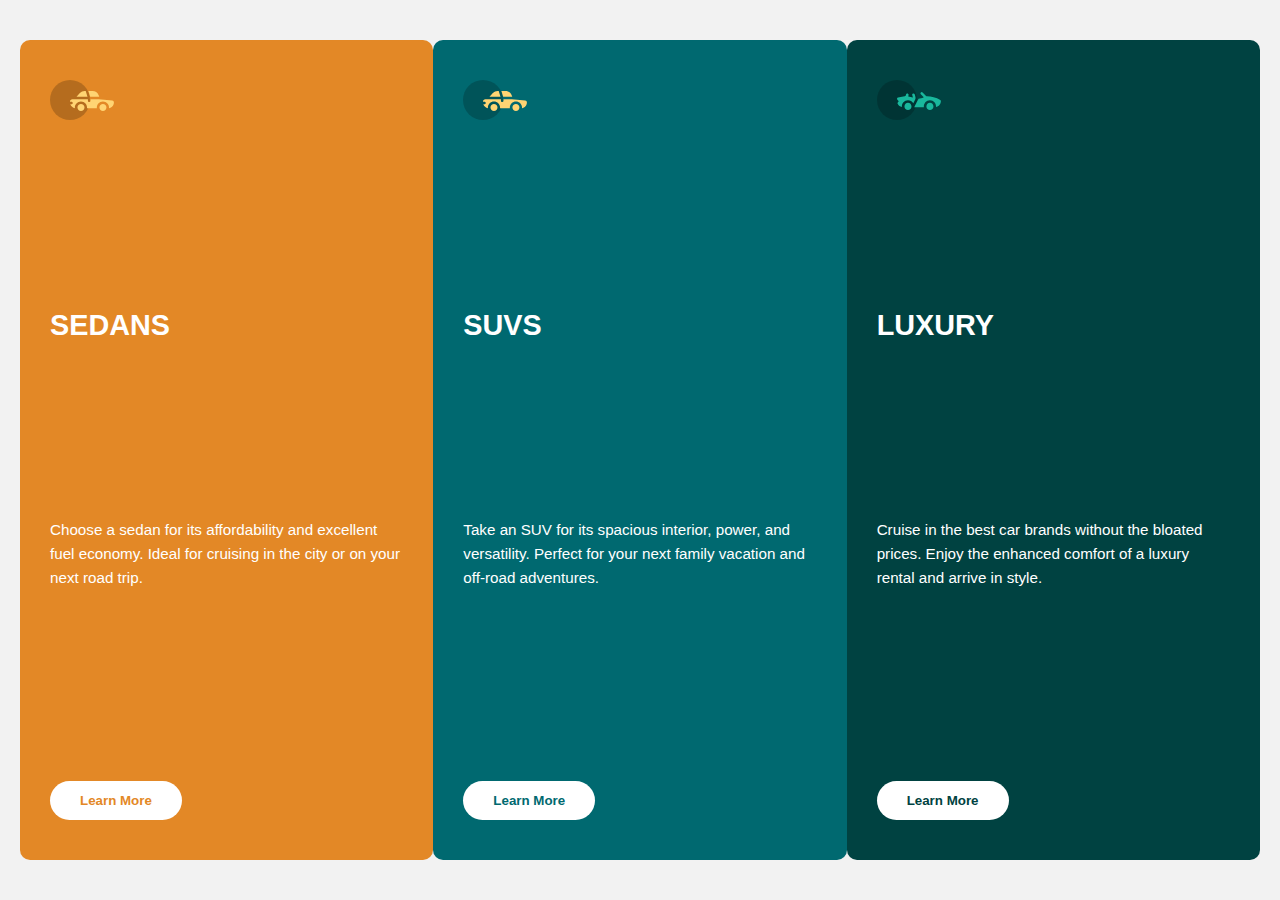
<file: index.html>
<!DOCTYPE html>
<html lang="en">
<head>
  <meta charset="UTF-8" />
  <meta name="viewport" content="width=device-width, initial-scale=1.0" />
  <title>Car Categories</title>
  <link rel="stylesheet" href="style.css" />
  <link rel="icon" href="favicon-32x32.png">
</head>
<body>
  <section class="car-section">
    <div class="card sedan">
      <div class="icon"><img src="icon-sedans.svg" alt=""></div>
      <h2>SEDANS</h2>
      <p>Choose a sedan for its affordability and excellent fuel economy. Ideal for cruising in the city or on your next road trip.</p>
      <button class="btn">Learn More</button>
    </div>

    <div class="card suv">
      <div class="icon"><img src="icon-sedans.svg" alt=""></div>
      <h2>SUVS</h2>
      <p>Take an SUV for its spacious interior, power, and versatility. Perfect for your next family vacation and off-road adventures.</p>
      <button class="btn">Learn More</button>
    </div>

    <div class="card luxury">
      <div class="icon"><img src="icon-luxury.svg" alt=""></div>
      <h2>LUXURY</h2>
      <p>Cruise in the best car brands without the bloated prices. Enjoy the enhanced comfort of a luxury rental and arrive in style.</p>
      <button class="btn">Learn More</button>
    </div>
  </section>
</body>
</html>
</file>
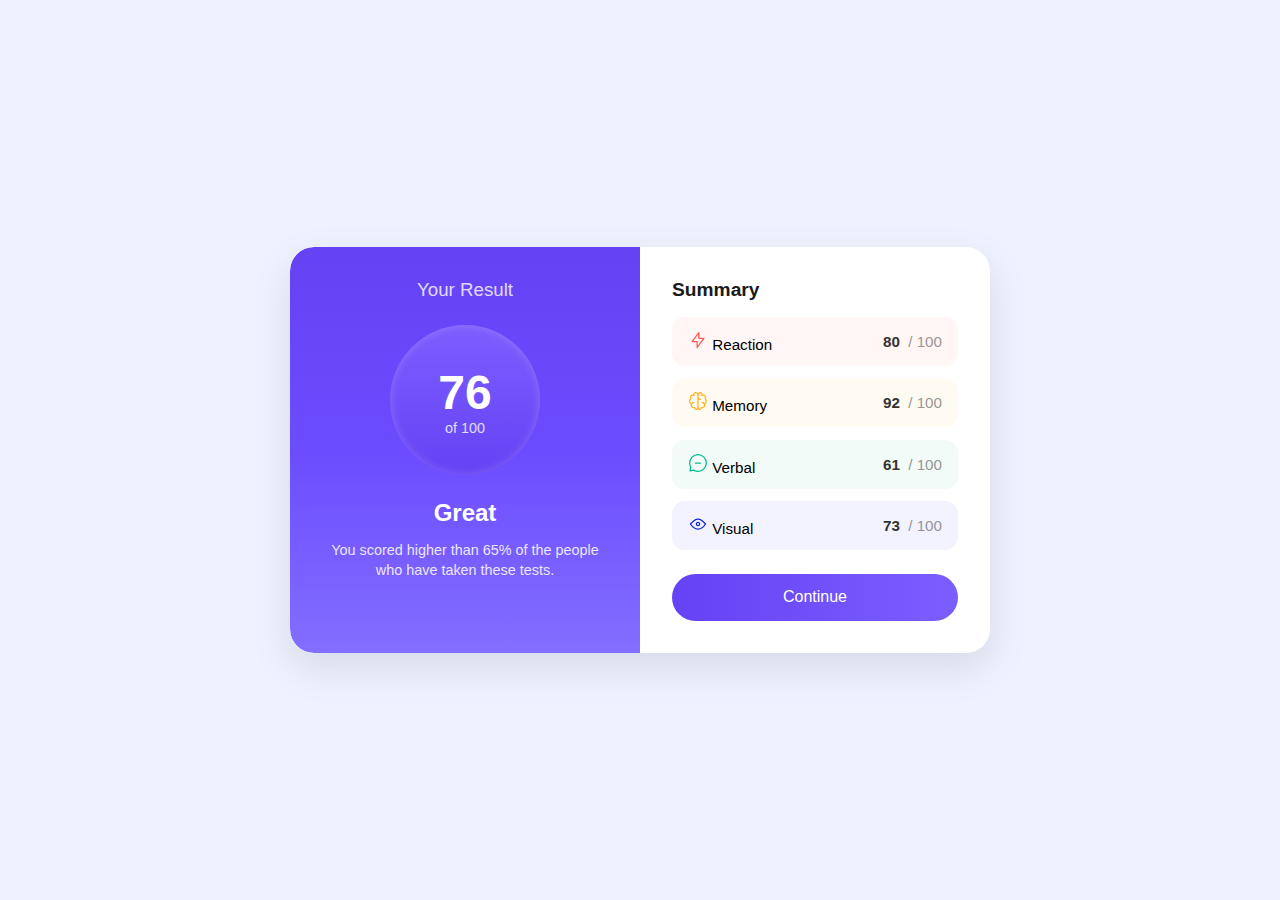
<file: Project 2/index.html>
<!DOCTYPE html>
<html lang="en">
<head>
  <meta charset="UTF-8" />
  <meta name="viewport" content="width=device-width, initial-scale=1.0" />
  <title>Result Summary Card</title>
  <link rel="icon" href="favicon-32x32.png">
  <style>
    
    * {
      margin: 0;
      padding: 0;
      box-sizing: border-box;
      font-family: 'Poppins', sans-serif;
    }

    body {
      background-color: #eef2ff;
      min-height: 100vh;
      display: flex;
      justify-content: center;
      align-items: center;
    }

    .container {
      background: white;
      display: flex;
      border-radius: 1.5rem;
      box-shadow: 0 15px 40px rgba(0, 0, 0, 0.1);
      overflow: hidden;
      max-width: 700px;
      width: 90%;
      flex-wrap: wrap;
    }

    .result {
      background: linear-gradient(to bottom, #6542f4, #6c4cff, #836eff);
      color: white;
      flex: 1 1 300px;
      padding: 2rem;
      text-align: center;
      border-radius: 1.5rem 0 0 1.5rem;
    }

    .result h3 {
      opacity: 0.8;
      font-weight: 500;
      margin-bottom: 1.5rem;
    }

    .circle {
      width: 150px;
      height: 150px;
      border-radius: 50%;
      background: linear-gradient(to bottom, #7c5eff, #6542f4);
      display: flex;
      align-items: center;
      justify-content: center;
      flex-direction: column;
      margin: 0 auto 1.5rem;
      box-shadow: inset 0 0 10px rgba(255, 255, 255, 0.2);
    }

    .circle h1 {
      font-size: 3rem;
      margin: 0;
    }

    .circle span {
      font-size: 0.9rem;
      opacity: 0.8;
    }

    .result h2 {
      font-size: 1.5rem;
      margin-bottom: 0.8rem;
    }

    .result p {
      font-size: 0.9rem;
      opacity: 0.85;
      line-height: 1.4;
    }


    .summary {
      flex: 1 1 300px;
      padding: 2rem;
      display: flex;
      flex-direction: column;
      justify-content: space-between;
      border-radius: 0 1.5rem 1.5rem 0;
    }

    .summary h3 {
      margin-bottom: 1rem;
      font-size: 1.2rem;
      color: #1a1a1a;
    }

    .summary-list {
      display: flex;
      flex-direction: column;
      gap: 0.8rem;
    }

    .item {
      display: flex;
      justify-content: space-between;
      align-items: center;
      padding: 0.8rem 1rem;
      border-radius: 0.8rem;
      font-size: 0.95rem;
    }

    .item span {
      font-weight: 500;
    }

    .reaction { background: #fff6f5}
    .memory { background: #fffbf2; }
    .verbal { background: #f2fbf8;}
    .visual { background: #f3f3ff;}

    .item .score {
      color: #333;
      font-weight: 600;
    }

    .item .score span {
      opacity: 0.5;
      margin-left: 4px;
    }

    .btn {
      background: linear-gradient(to right, #6542f4, #7c5eff);
      color: white;
      border: none;
      border-radius: 2rem;
      padding: 0.9rem;
      font-size: 1rem;
      cursor: pointer;
      transition: transform 0.2s, background 0.3s;
      margin-top: 1.5rem;
    }

    .btn:hover {
      transform: translateY(-2px);
      background: linear-gradient(to right, #5a35e4, #705cff);
    }


    @media (max-width: 768px) {
      .container {
        flex-direction: column;
        border-radius: 1.5rem;
        overflow: hidden;
      }

      .result {
        border-radius: 0 0 1.5rem 1.5rem;
        padding: 2rem 1rem;
      }

      .summary {
        padding: 1.5rem;
      }
    }
  </style>
</head>
<body>
  <div class="container">

    <div class="result">
      <h3>Your Result</h3>
      <div class="circle">
        <h1>76</h1>
        <span>of 100</span>
      </div>
      <h2>Great</h2>
      <p>You scored higher than 65% of the people who have taken these tests.</p>
    </div>

    <div class="summary">
      <div>
        <h3>Summary</h3>
        <div class="summary-list">
          <div class="item reaction">
            <span><img src="icon-reaction.svg" alt=""> Reaction</span>
            <div class="score">80 <span>/ 100</span></div>
          </div>
          <div class="item memory">
            <span><img src="icon-memory.svg" alt=""> Memory</span>
            <div class="score">92 <span>/ 100</span></div>
          </div>
          <div class="item verbal">
            <span><img src="icon-verbal.svg" alt=""> Verbal</span>
            <div class="score">61 <span>/ 100</span></div>
          </div>
          <div class="item visual">
            <span><img src="icon-visual.svg" alt=""> Visual</span>
            <div class="score">73 <span>/ 100</span></div>
          </div>
        </div>
      </div>
      <button class="btn">Continue</button>
    </div>
  </div>
</body>
</html>
</file>
<file: style.css>
* {
  margin: 0;
  padding: 0;
  box-sizing: border-box;
  font-family: 'Poppins', sans-serif;
}


.car-section {
  display: flex;
  justify-content: center;
  align-items: stretch;
  flex-wrap: wrap;
  min-height: 100vh;
  background-color: #f2f2f2;
  padding: 40px 20px;
  gap: 0;
}


.card {
  flex: 1 1 300px;
  padding: 40px 30px;
  color: #fff;
  display: flex;
  flex-direction: column;
  justify-content: space-between;
  border-radius: 10px;
  text-align: left;
  transition: transform 0.3s ease;
}

.card:hover {
  transform: translateY(-5px);
}


.sedan {
  background-color: #e38826;
}

.suv {
  background-color: #006970;
}

.luxury {
  background-color: #004241;
}


.icon {
  font-size: 40px;
  margin-bottom: 20px;
}


h2 {
  font-size: 1.8rem;
  font-weight: 700;
  margin-bottom: 15px;
}

p {
  line-height: 1.6;
  font-size: 0.95rem;
  margin-bottom: 30px;
}


.btn {
  background-color: #fff;
  border: none;
  padding: 12px 30px;
  border-radius: 25px;
  font-weight: 600;
  cursor: pointer;
  align-self: flex-start;
  transition: all 0.3s ease;
}

.sedan .btn {
  color: #e38826;
}

.suv .btn {
  color: #006970;
}

.luxury .btn {
  color: #004241;
}

.btn:hover {
  background-color: transparent;
  color: #fff;
  border: 2px solid #fff;
}


@media (max-width: 900px) {
  .car-section {
    flex-direction: column;
    align-items: center;
  }

  .card {
    width: 90%;
    text-align: center;
    border-radius: 8px;
  }

  .btn {
    align-self: center;
  }
}
</file>
